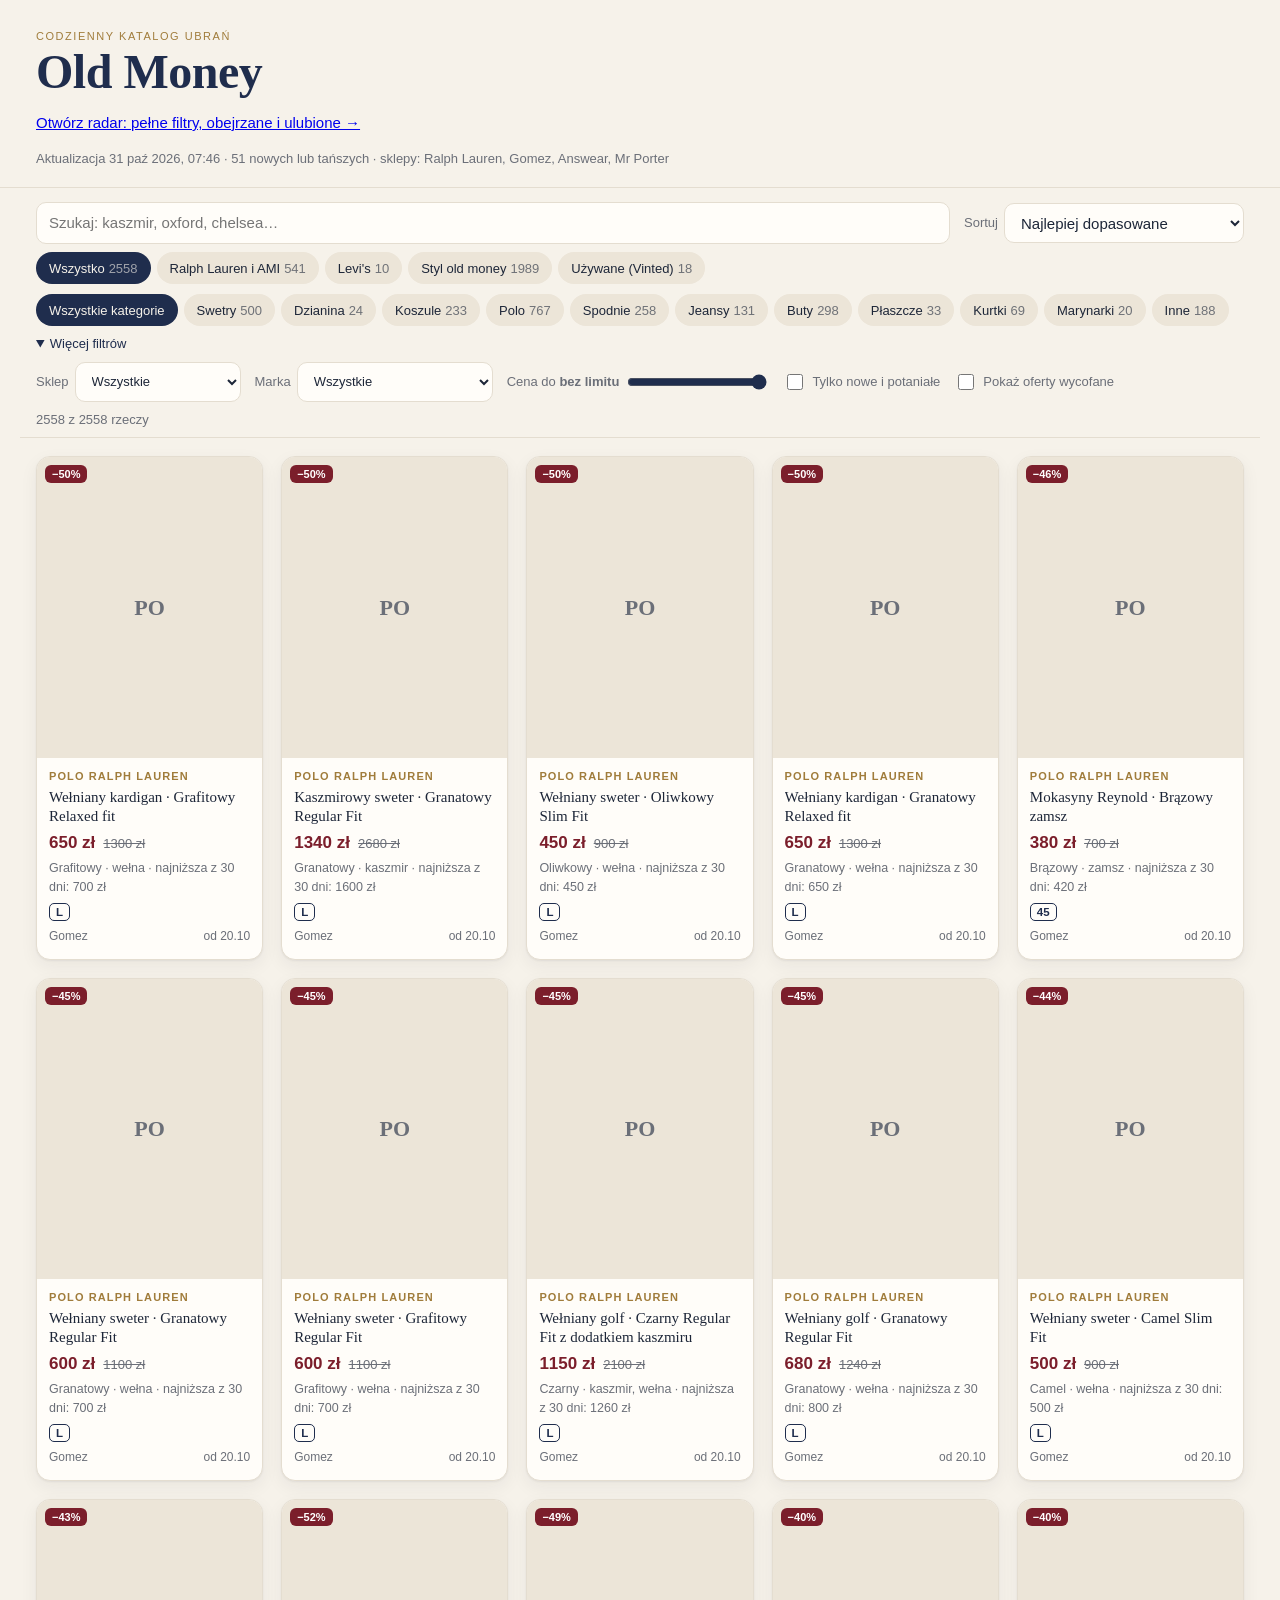
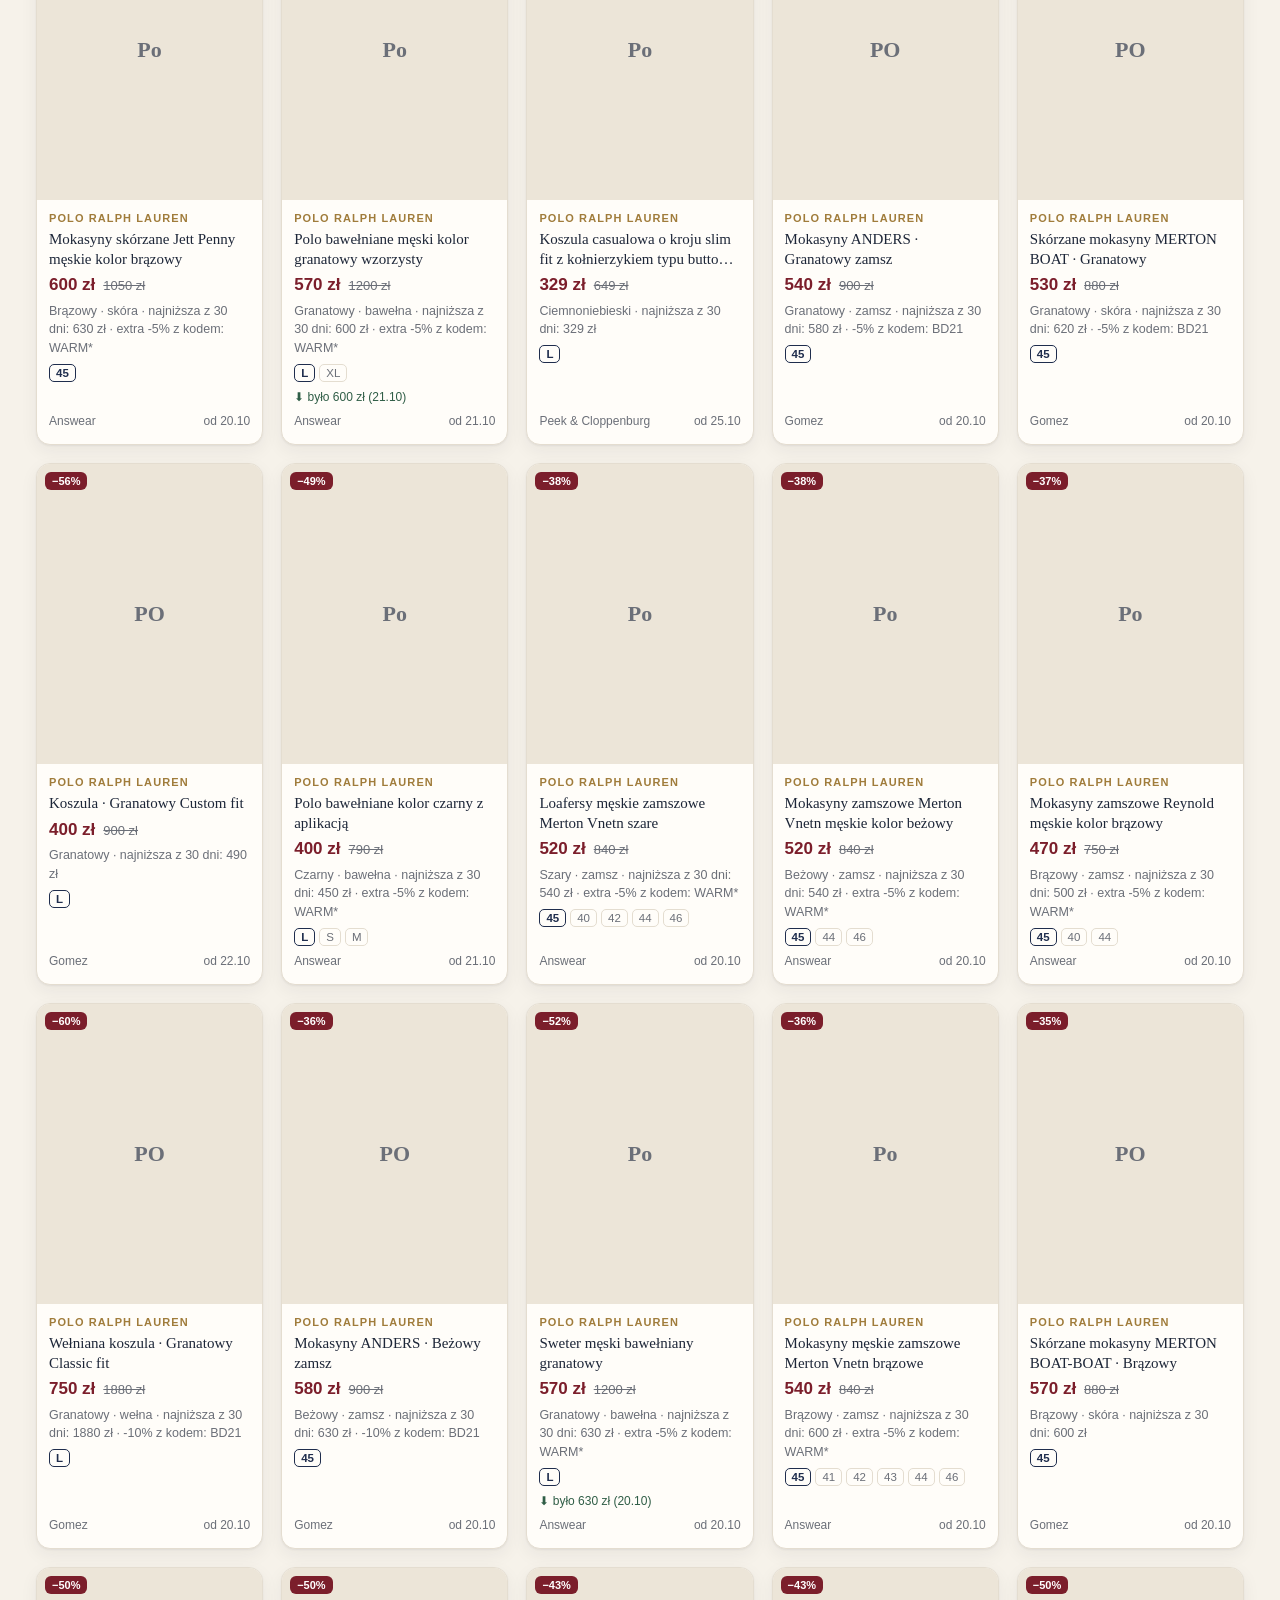
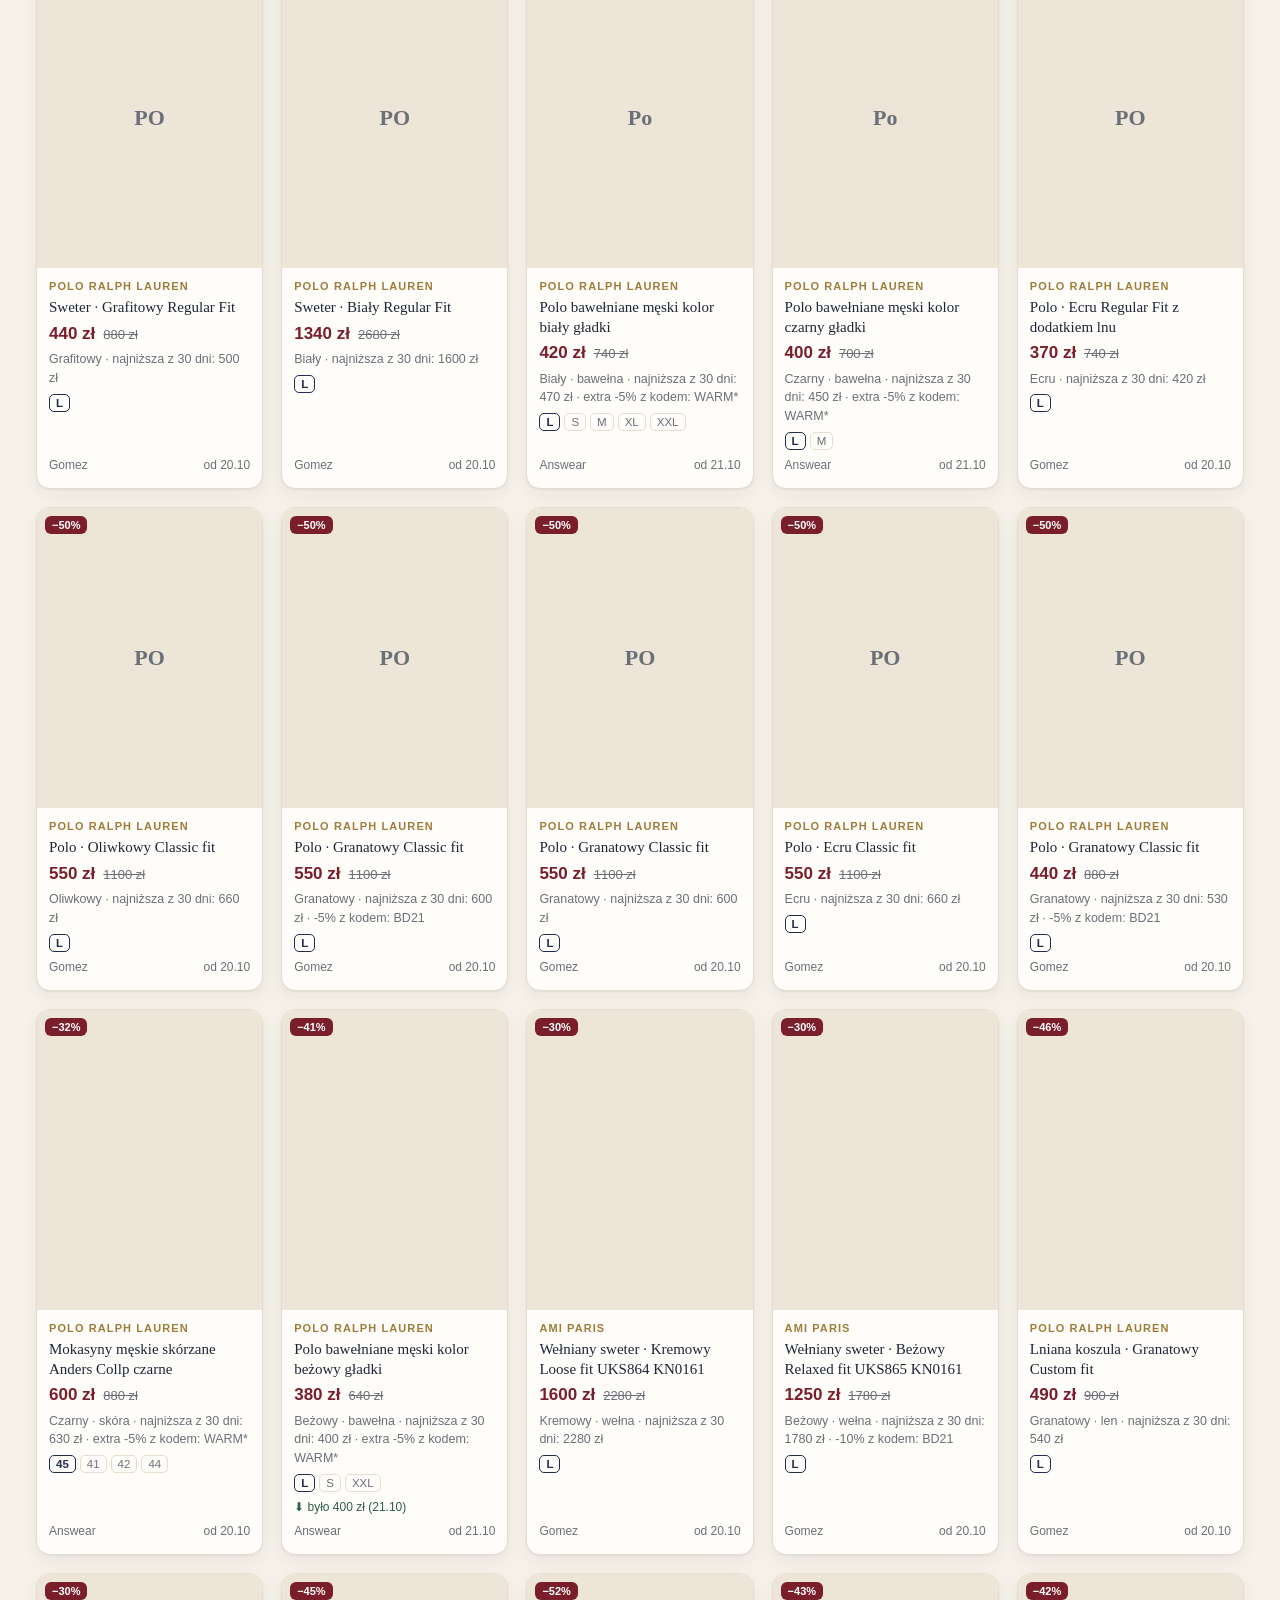
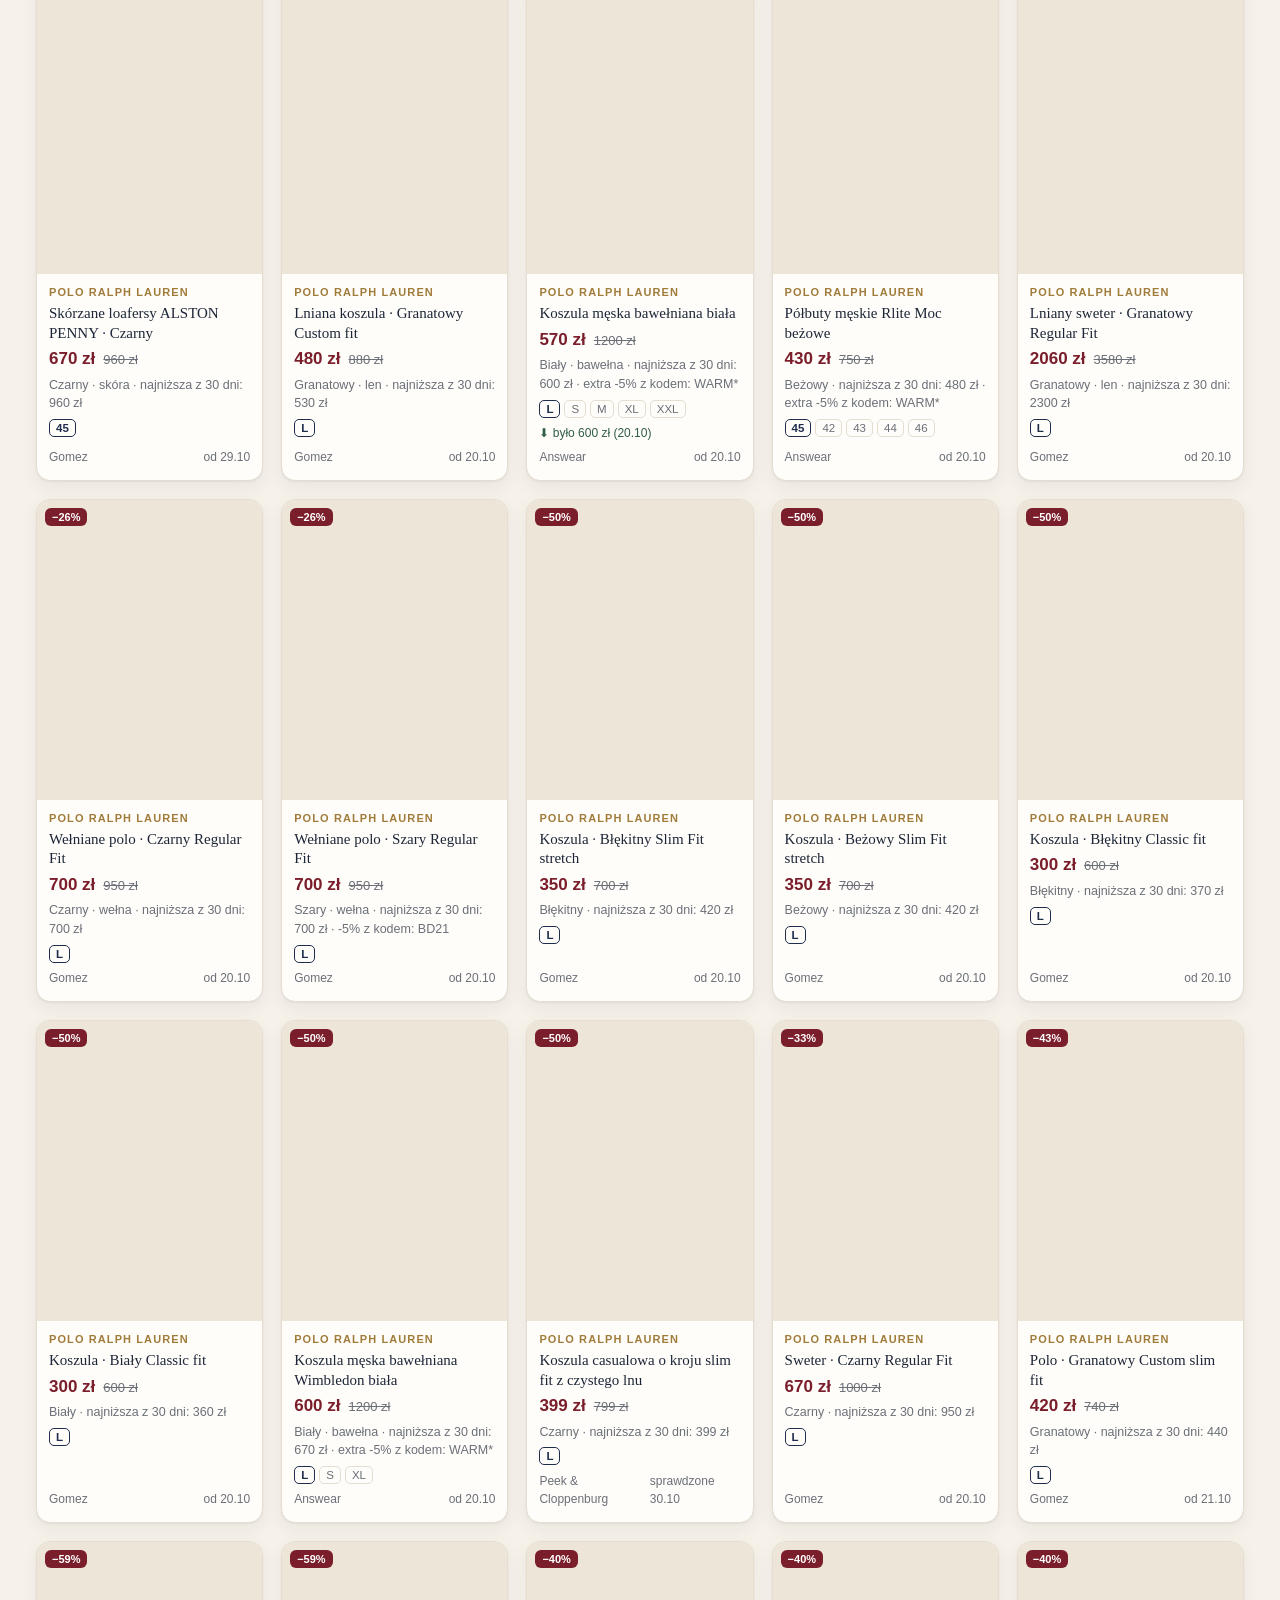
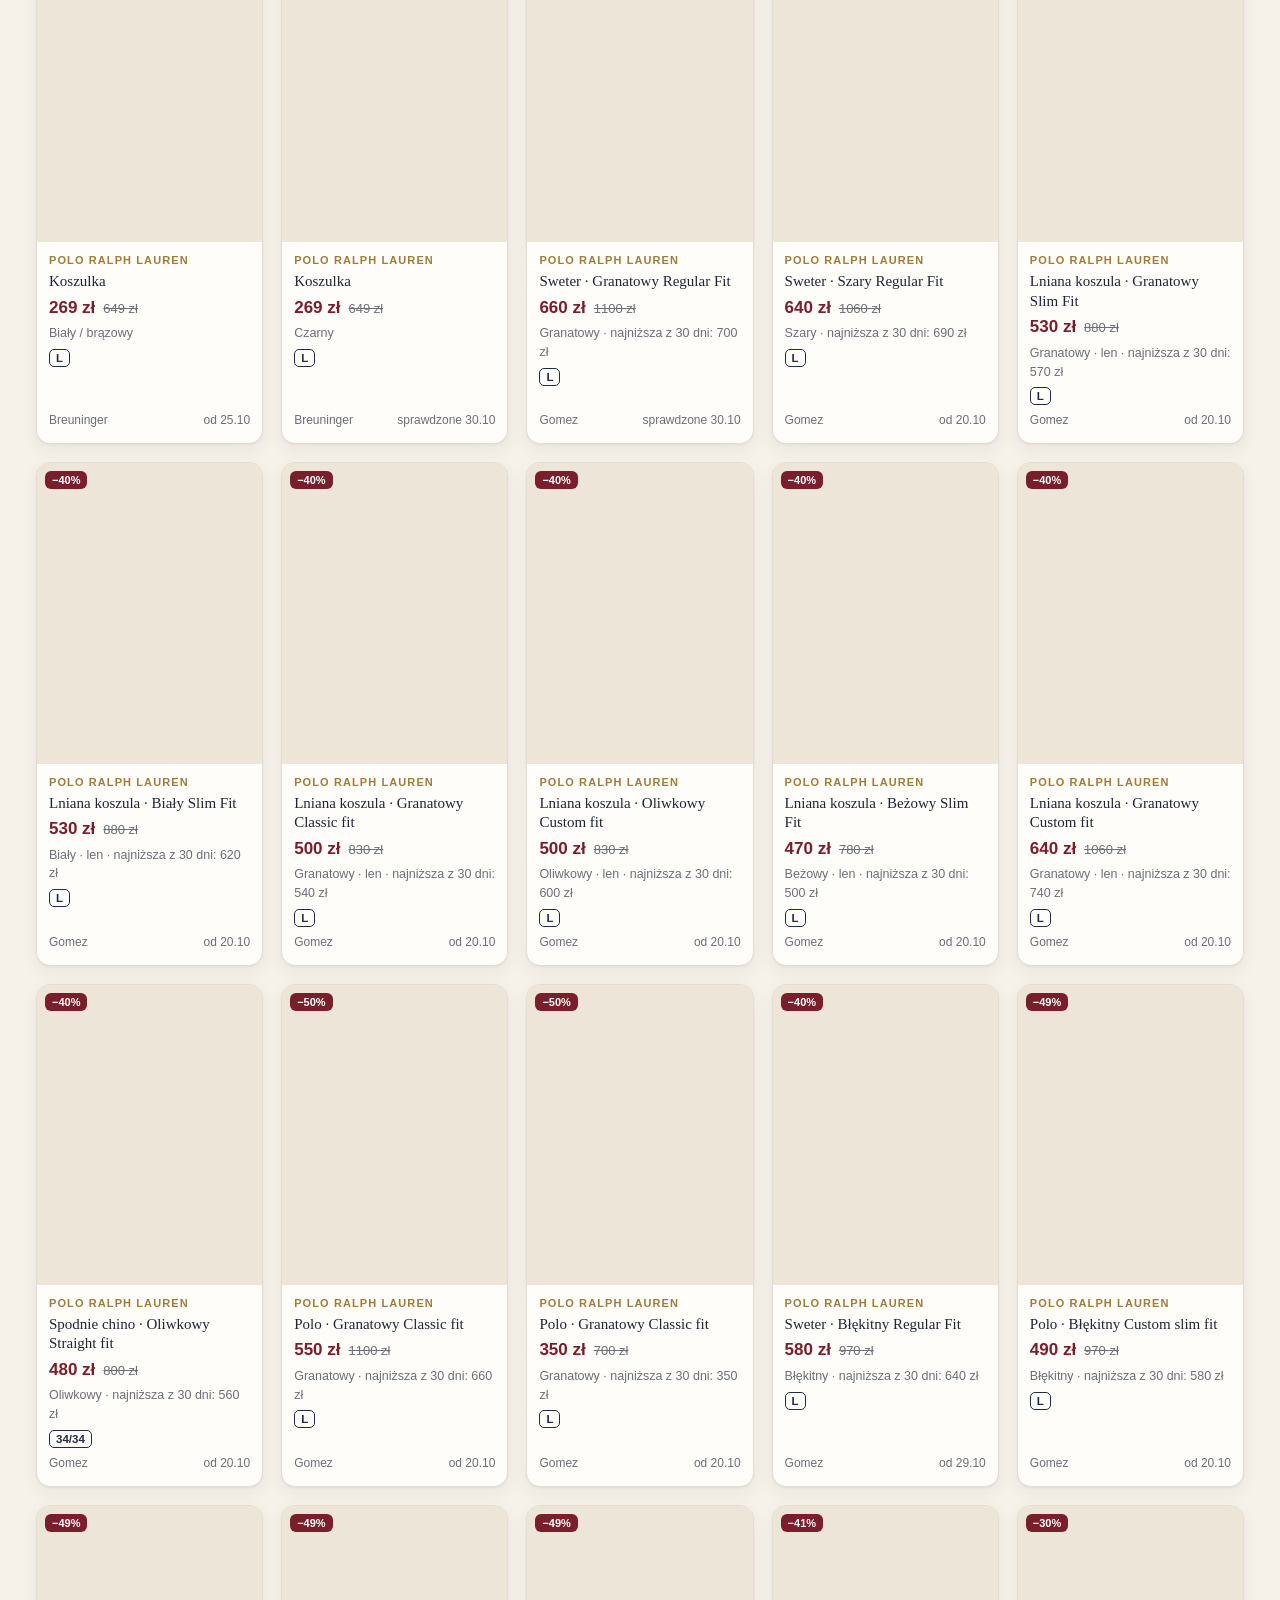
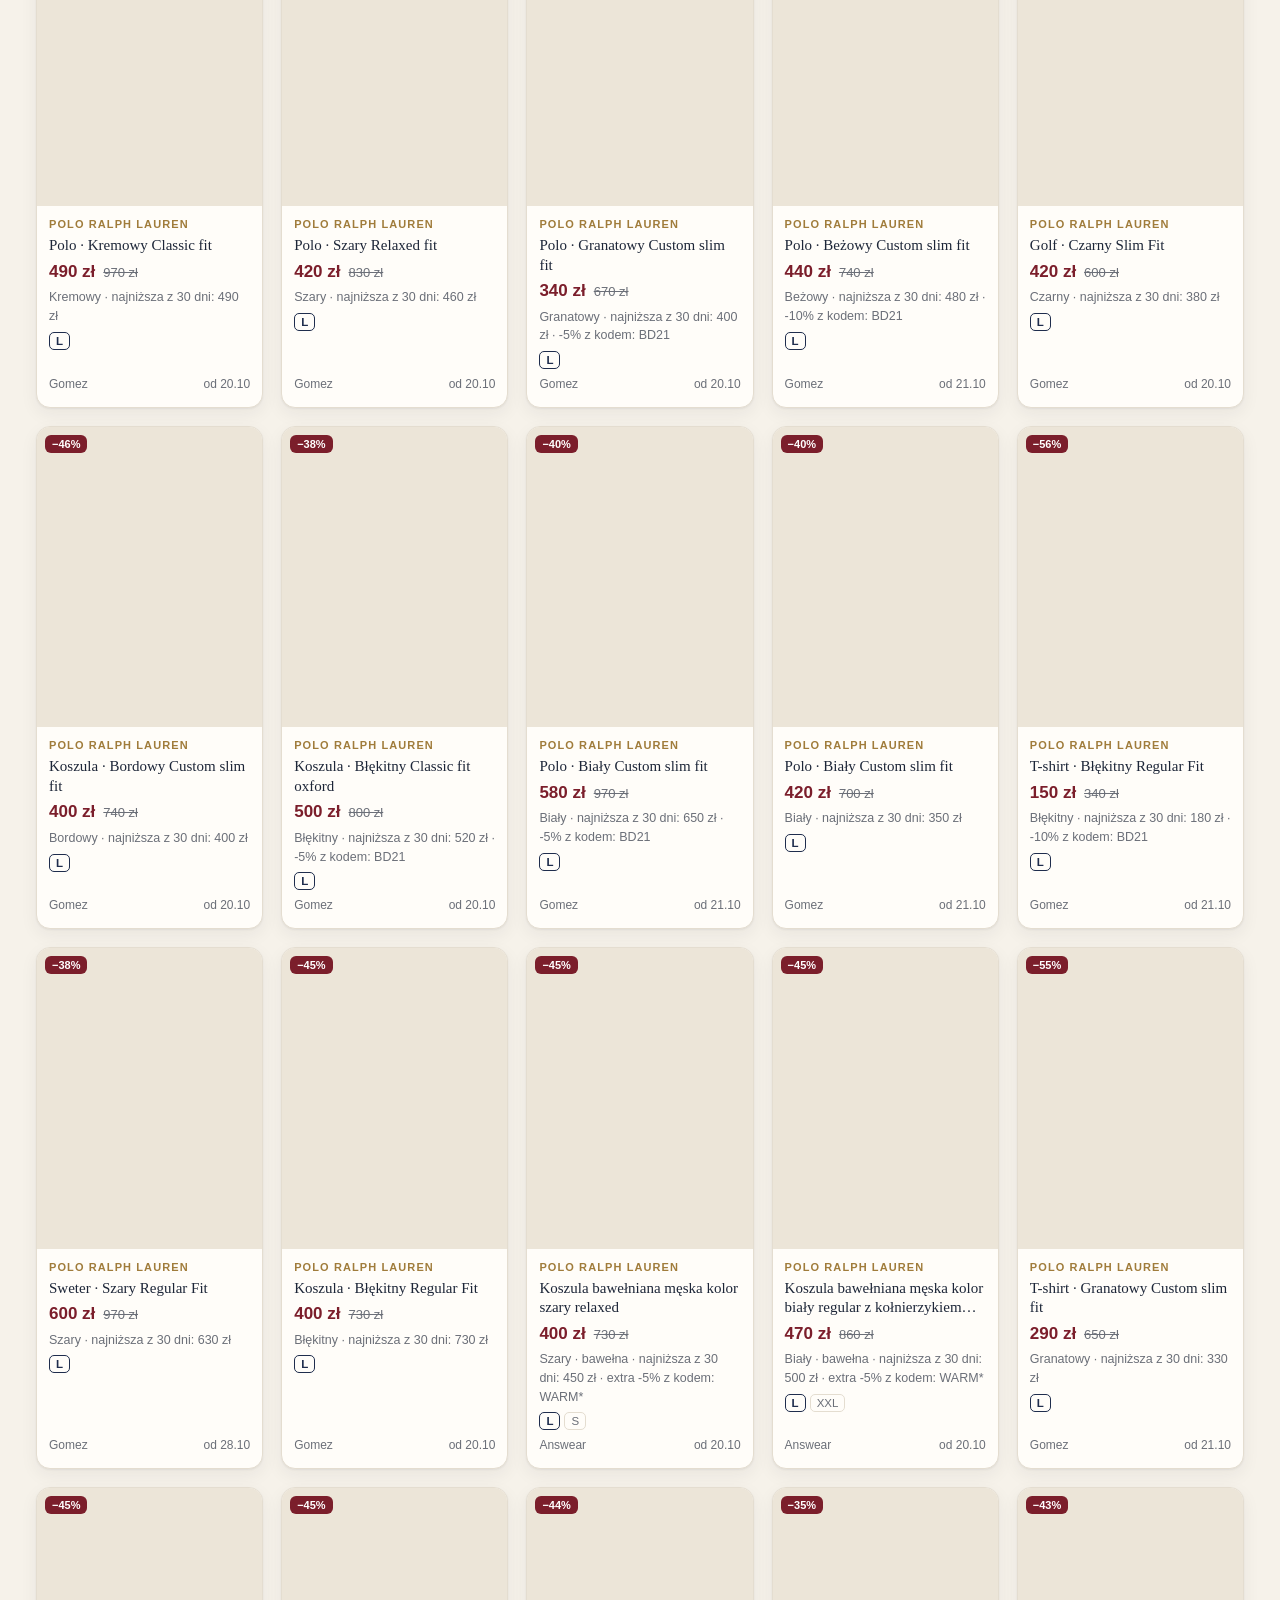
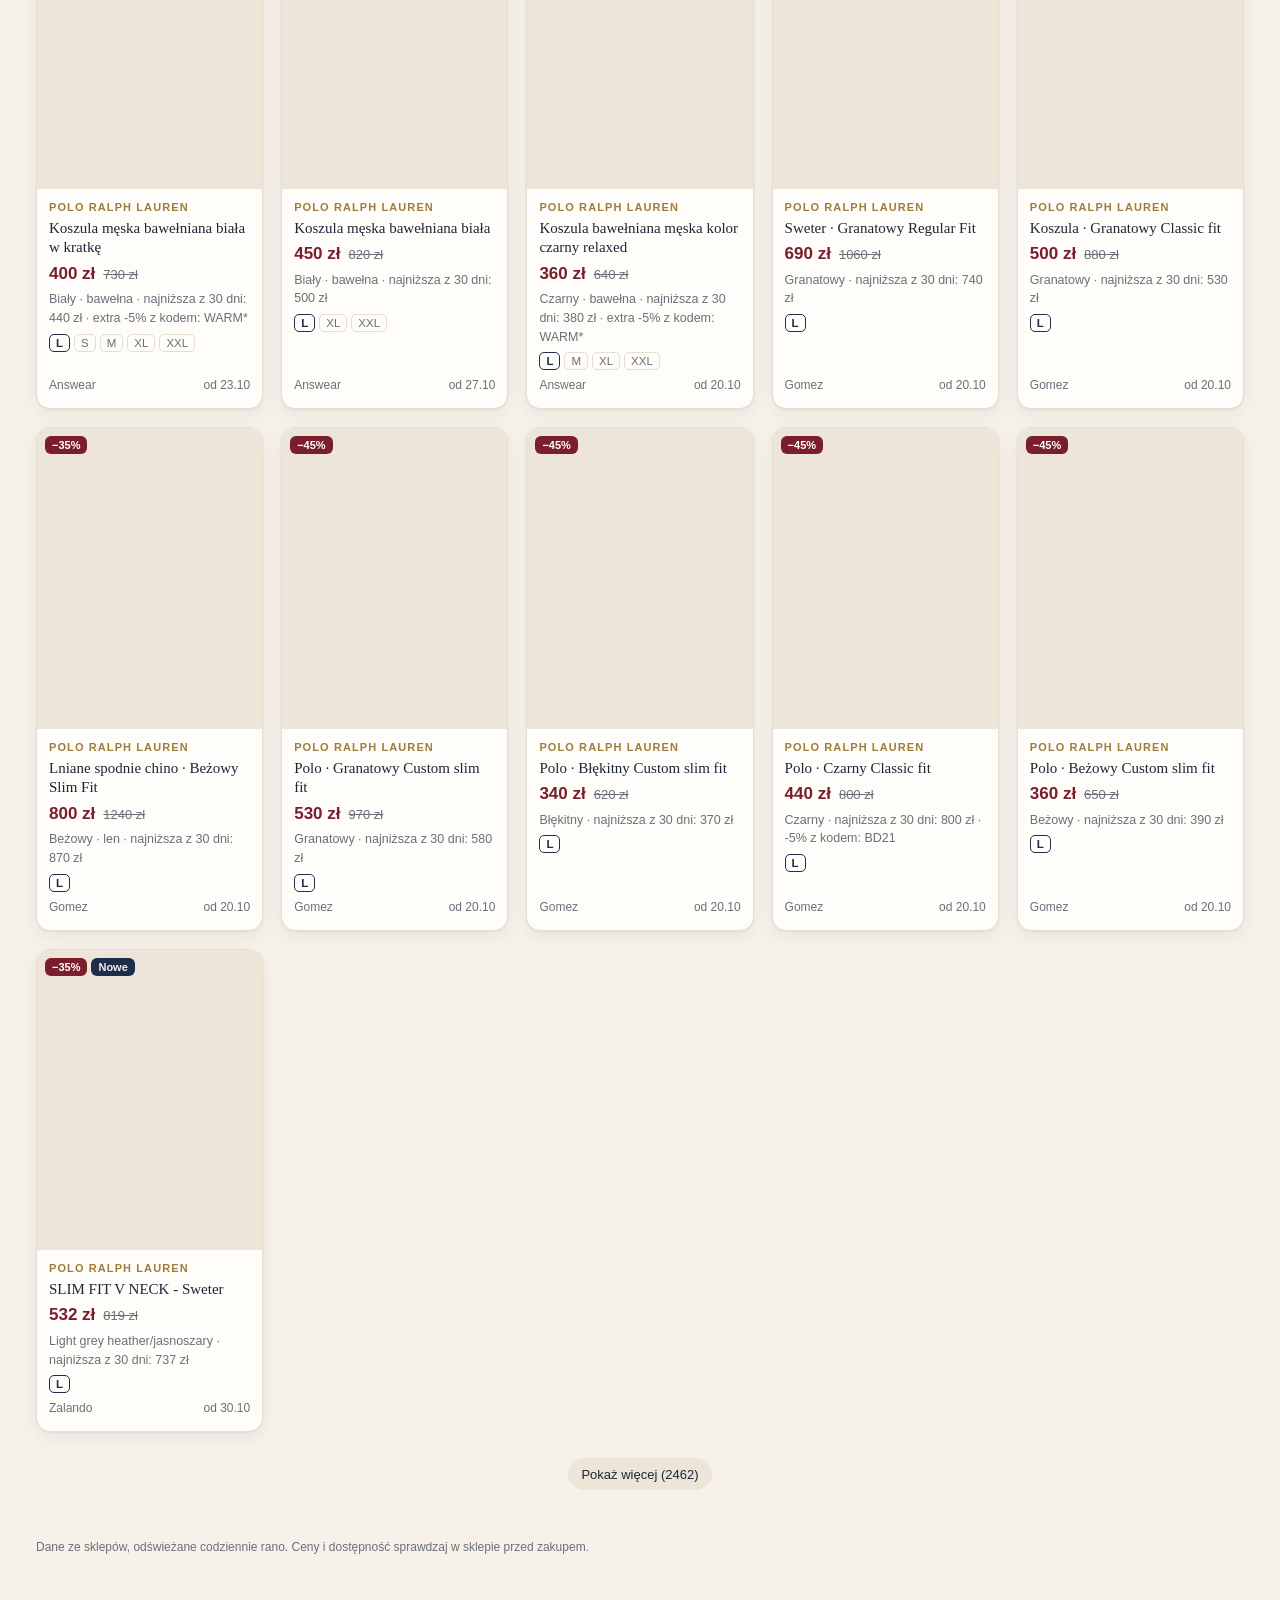
<file: index.html>
<!doctype html>
<html lang="pl">
<head>
<meta charset="utf-8">
<meta name="viewport" content="width=device-width, initial-scale=1">
<meta name="robots" content="noindex, nofollow">
<meta http-equiv="Content-Security-Policy" content="default-src 'self'; img-src https://images.asos-media.com https://media.arket.com https://arket.centracdn.net https://media.cos.com https://images.selected.com https://checkout.selected.com https://image.uniqlo.com https://www.charlestyrwhitt.com https://st.mngbcn.com https://cms.brnstc.de https://product.fidcdn.net https://static.massimodutti.net https://img01.ztat.net https://static.zara.net https://gomez.pl https://dtcralphlauren.scene7.com https://www.mrporter.com https://cache.mrporter.com https://cdn.shopify.com https://www.amiparis.com https://amiparis.com https://*.ans-media.com https://*.vinted.net https://lscoglobal.scene7.com https://lsco.scene7.com; object-src 'none'; script-src 'self'; style-src 'self'; connect-src 'self'; base-uri 'none'; form-action 'none'">
<meta name="referrer" content="no-referrer">
<title>Old Money — radar ubrań</title>
<link rel="stylesheet" href="style.css">
</head>
<body>
<header class="top">
  <div class="wrap">
    <p class="eyebrow">Codzienny katalog ubrań</p>
    <h1>Old Money</h1>
    <p><a href="radar.html">Otwórz radar: pełne filtry, obejrzane i ulubione →</a></p>
    <p class="meta" id="meta">Ładowanie…</p>
  </div>
</header>

<section class="controls wrap" aria-label="Filtry i sortowanie">
  <div class="row">
    <label class="search">
      <span class="sr">Szukaj</span>
      <input id="q" type="search" placeholder="Szukaj: kaszmir, oxford, chelsea…" autocomplete="off">
    </label>
    <label class="sort">
      <span>Sortuj</span>
      <select id="sort">
        <option value="score">Najlepiej dopasowane</option>
        <option value="discount">Największy rabat</option>
        <option value="price">Najniższa cena</option>
        <option value="price_desc">Najwyższa cena</option>
        <option value="new">Najnowsze</option>
        <option value="fav">Najwięcej serduszek (Vinted)</option>
      </select>
    </label>
  </div>
  <div class="chips" id="sections" role="group" aria-label="Sekcja"></div>
  <div class="chips" id="categories" role="group" aria-label="Kategoria"></div>
  <details class="more-filters" id="morebox">
  <summary>Więcej filtrów</summary>
  <div class="row small">
    <label><span>Sklep</span><select id="shop"><option value="">Wszystkie</option></select></label>
    <label><span>Marka</span><select id="brand"><option value="">Wszystkie</option></select></label>
    <label class="range"><span>Cena do <b id="maxlbl"></b></span><input id="max" type="range" min="50" max="3000" step="50"></label>
    <label class="check"><input id="fresh" type="checkbox"> Tylko nowe i potaniałe</label>
    <label class="check"><input id="gone" type="checkbox"> Pokaż oferty wycofane</label>
  </div>
  </details>
  <p class="count" id="count" aria-live="polite"></p>
</section>

<main class="wrap">
  <ul class="grid" id="grid"></ul>
  <p class="empty" id="empty" hidden>Nic nie pasuje do filtrów.</p>
</main>

<footer class="wrap foot">
  <p>Dane ze sklepów, odświeżane codziennie rano. Ceny i dostępność sprawdzaj w sklepie przed zakupem.</p>
</footer>
<script src="lib.js"></script>
<script src="app.js"></script>
</body>
</html>
</file>
<file: style.css>
:root {
  --bg: #f6f2ea; --card: #fffdf9; --ink: #1d2638; --muted: #6b6f78; --line: #e4ddd0;
  --navy: #1f2d4d; --accent: #7b1e2b; --gold: #a07c3b; --chip: #ece5d8; --ok: #2f5d46;
  --shadow: 0 1px 2px rgba(29, 38, 56, .06), 0 6px 18px rgba(29, 38, 56, .06);
  --serif: "Iowan Old Style", "Palatino Linotype", Palatino, "Book Antiqua", Georgia, serif;
  --sans: -apple-system, BlinkMacSystemFont, "Segoe UI", Roboto, "Helvetica Neue", Arial, sans-serif;
  color-scheme: light;
}
@media (prefers-color-scheme: dark) {
  :root {
    --bg: #14171d; --card: #1b1f27; --ink: #ece6da; --muted: #a29d93; --line: #2c313b;
    --navy: #c9d3ea; --accent: #e07a86; --gold: #d2ae6b; --chip: #262b35; --ok: #8fc4a6;
    --shadow: 0 1px 2px rgba(0, 0, 0, .3), 0 6px 18px rgba(0, 0, 0, .25);
    color-scheme: dark;
  }
}
* { box-sizing: border-box; }
html { -webkit-text-size-adjust: 100%; }
body { margin: 0; background: var(--bg); color: var(--ink); font: 15px/1.5 var(--sans); }
.wrap { max-width: 1240px; margin: 0 auto; padding: 0 16px; }
.sr { position: absolute; width: 1px; height: 1px; overflow: hidden; clip: rect(0 0 0 0); }

.top { border-bottom: 1px solid var(--line); padding: 28px 0 18px; }
.eyebrow { margin: 0; text-transform: uppercase; letter-spacing: .14em; font-size: 11px; color: var(--gold); }
h1 { margin: 2px 0 4px; font: 600 clamp(32px, 6vw, 48px)/1.05 var(--serif); color: var(--navy); letter-spacing: -.01em; }
.meta { margin: 0; color: var(--muted); font-size: 13px; }

.controls { background: var(--bg); padding-top: 14px; padding-bottom: 8px; border-bottom: 1px solid var(--line); }
@media (min-width: 900px) { .controls { position: sticky; top: 0; z-index: 5; } }
.more-filters summary { cursor: pointer; font-size: 13px; color: var(--navy); padding: 6px 0; width: max-content; }
.more-filters summary:focus-visible { outline: 2px solid var(--gold); outline-offset: 2px; }
.more-filters .row.small { margin-top: 2px; }
.row { display: flex; flex-wrap: wrap; gap: 10px 14px; align-items: center; }
.row.small { font-size: 13px; color: var(--muted); margin-top: 6px; }
.row label { display: flex; align-items: center; gap: 6px; }
.search { flex: 1 1 260px; }
.search input { width: 100%; }
input[type=search], select { font: inherit; color: var(--ink); background: var(--card); border: 1px solid var(--line);
  border-radius: 10px; padding: 9px 12px; min-height: 40px; }
input[type=search]:focus, select:focus, .chip:focus-visible, input[type=checkbox]:focus-visible, input[type=range]:focus-visible {
  outline: 2px solid var(--gold); outline-offset: 2px; }
.sort span { color: var(--muted); font-size: 13px; }
.range input { width: 140px; accent-color: var(--navy); }
.check input { accent-color: var(--navy); width: 16px; height: 16px; }

.chips { display: flex; gap: 6px; overflow-x: auto; padding: 8px 0 2px; scrollbar-width: none; }
.chips::-webkit-scrollbar { display: none; }
.chip { flex: none; font: 500 13px var(--sans); color: var(--ink); background: var(--chip); border: 1px solid transparent;
  border-radius: 999px; padding: 6px 12px; cursor: pointer; min-height: 32px; }
.chip[aria-pressed=true] { background: var(--navy); color: var(--bg); }
.chip .n { opacity: .6; margin-left: 4px; font-variant-numeric: tabular-nums; }
.count { margin: 8px 0 0; font-size: 13px; color: var(--muted); }

.grid { list-style: none; margin: 18px 0 0; padding: 0; display: grid; gap: 18px;
  grid-template-columns: repeat(auto-fill, minmax(220px, 1fr)); }
@media (max-width: 520px) { .grid { grid-template-columns: repeat(2, minmax(0, 1fr)); gap: 12px; } }
.card { background: var(--card); border: 1px solid var(--line); border-radius: 14px; overflow: hidden; box-shadow: var(--shadow);
  display: flex; flex-direction: column; transition: transform .15s ease, box-shadow .15s ease; }
.card:hover { transform: translateY(-2px); }
.card.gone { opacity: .55; }
.card a.media { position: relative; display: block; aspect-ratio: 3 / 4; background: var(--chip); overflow: hidden; }
.card img { position: absolute; inset: 0; width: 100%; height: 100%; object-fit: cover; display: block; }
.card .noimg { position: absolute; inset: 0; display: grid; place-items: center; color: var(--muted); font: 600 22px var(--serif); }
.badges { position: absolute; top: 8px; left: 8px; right: 8px; display: flex; flex-wrap: wrap; gap: 4px; }
.badge { font: 600 11px var(--sans); padding: 3px 7px; border-radius: 6px; background: var(--card); color: var(--ink); }
.badge.off { background: var(--accent); color: #fff; }
.badge.new { background: var(--navy); color: var(--bg); }
.badge.drop { background: var(--ok); color: #fff; }
.badge.used { background: var(--gold); color: #fff; }
.body { padding: 12px 12px 14px; display: flex; flex-direction: column; gap: 6px; flex: 1; }
.brand { font: 600 11px var(--sans); letter-spacing: .1em; text-transform: uppercase; color: var(--gold); }
.title { margin: 0; font: 500 15px/1.3 var(--serif); color: var(--ink); display: -webkit-box; -webkit-line-clamp: 2;
  -webkit-box-orient: vertical; overflow: hidden; }
.title a { color: inherit; text-decoration: none; }
.title a:hover { text-decoration: underline; }
.price { display: flex; align-items: baseline; gap: 8px; flex-wrap: wrap; }
.price .now { font: 700 17px var(--sans); color: var(--accent); font-variant-numeric: tabular-nums; }
.price .approx { color: var(--muted); font-size: 12px; }
.price .was { color: var(--muted); text-decoration: line-through; font-size: 13px; }
.desc { margin: 0; font-size: 12.5px; color: var(--muted); }
.sizes { display: flex; flex-wrap: wrap; gap: 4px; }
.size { font: 500 11.5px var(--sans); padding: 2px 6px; border-radius: 5px; border: 1px solid var(--line); color: var(--muted); }
.size.mine { border-color: var(--navy); color: var(--navy); font-weight: 700; }
.foot-row { margin-top: auto; display: flex; justify-content: space-between; gap: 8px; font-size: 12px; color: var(--muted); }
.hist { font-size: 12px; color: var(--ok); }
.more { grid-column: 1 / -1; text-align: center; padding: 8px 0 4px; }
.empty { text-align: center; color: var(--muted); padding: 40px 0; }
.foot { color: var(--muted); font-size: 12px; padding: 32px 16px 48px; }
@media (prefers-reduced-motion: reduce) { .card { transition: none; } .card:hover { transform: none; } }
</file>
